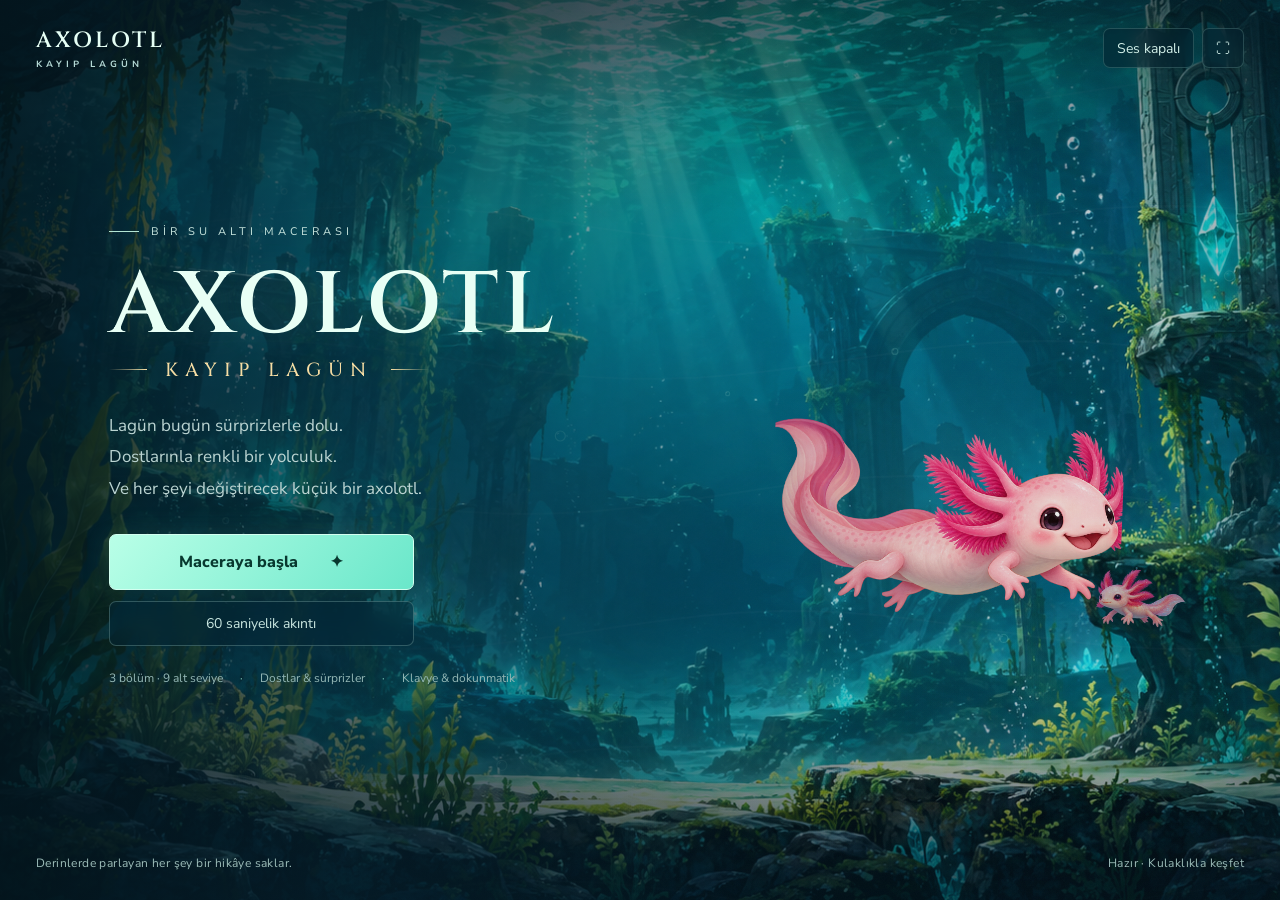
<file: index.html>
<!doctype html>
<html lang="tr"><head><meta charset="utf-8"><meta name="viewport" content="width=device-width,initial-scale=1,viewport-fit=cover"><meta name="theme-color" content="#061b26"><meta name="description" content="Axolotl: Kayıp Lagün. Işıltılı su altı dünyasını keşfet, dostlarını kurtar ve derinliğin koruyucusuyla yüzleş."><title>AXOLOTL — Kayıp Lagün</title><link rel="icon" href="data:image/svg+xml,%3Csvg xmlns='http://www.w3.org/2000/svg' viewBox='0 0 32 32'%3E%3Crect width='32' height='32' rx='8' fill='%23061b26'/%3E%3Cpath d='M8 16l8-10 8 10-8 10z' fill='%237dfce0'/%3E%3C/svg%3E"><link rel="stylesheet" href="style-v2.css?v=6.2"></head><body>
<main id="app"><canvas id="world" tabindex="0" aria-label="Axolotl su altı macerası. WASD ile yüz, boşluk ile baloncuk at, Shift ile atıl."></canvas><div class="vignette"></div><div class="grain"></div>
<header class="topbar"><a class="wordmark" href="./">AXOLOTL<span>KAYIP LAGÜN</span></a><div class="top-actions"><button id="sound" aria-label="Sesi aç" aria-pressed="false">Ses kapalı</button><button id="fullscreen" aria-label="Tam ekran">⛶</button><button id="pause" aria-label="Duraklat" hidden>Ⅱ</button></div></header>
<div id="hud" class="hud" hidden><section class="vitals"><div class="portrait"><img src="axolotl.png" alt=""></div><div class="vital-bars"><div class="vital-label"><b>AXO</b><span id="health-label">100 / 100</span></div><div class="bar health"><i id="health-fill"></i></div><div class="bar energy"><i id="energy-fill"></i></div><small>Atılma enerjisi</small></div></section><section class="objective"><div class="chapter" id="chapter">01 · IŞIKLI SIĞLIK</div><div id="mission">İncileri bul. Dostlarını kurtar.</div><div class="mission-count"><span id="pearls">◇ 0 / 6</span><span id="rescues">Dostlar 0</span></div><div class="stage-row"><span id="stage-label">Alt seviye 1 / 3</span><div id="stage-track" aria-label="Bölgedeki görevler"></div></div><small id="challenge-label" class="challenge-label"></small></section><section class="scorebox"><span>PUAN</span><b id="score">0</b><small id="combo">KEŞFE ÇIK</small></section><div id="boss-hud" hidden><div class="boss-label"><span id="boss-name">DERİNLİĞİN KORUYUCUSU</span> <span id="boss-value"></span></div><div class="bar boss"><i id="boss-fill"></i></div></div></div>
<div id="goal-guide" hidden aria-label="Sıradaki hedef"><div id="guide-arrow" aria-hidden="true">➜</div><strong id="guide-label"></strong><small id="guide-distance"></small></div><div id="power-strip" hidden aria-label="Geçici güçler"></div><div id="event-status" hidden aria-live="polite"></div><div id="minimap-wrap" hidden><canvas id="minimap" width="160" height="95" aria-label="Lagün haritası"></canvas><span id="region">IŞIKLI SIĞLIK</span></div><div id="hint" class="game-hint" hidden><span><kbd>W A S D</kbd> yüz</span><span><kbd>BOŞLUK</kbd> baloncuk</span><span><kbd>SHIFT</kbd> atıl</span></div><div id="toast" role="status" aria-live="polite"></div><div id="region-banner" class="region-banner"><small id="banner-small"></small><strong id="banner-title"></strong></div>
<section id="menu" class="screen menu"><div class="menu-content"><div class="menu-kicker"><span></span> BİR SU ALTI MACERASI</div><h1>AXOLOTL</h1><div class="title-sub"><i></i> KAYIP LAGÜN <i></i></div><p class="story">Lagün bugün sürprizlerle dolu.<br>Dostlarınla renkli bir yolculuk.<br>Ve her şeyi değiştirecek küçük bir axolotl.</p><div class="menu-buttons"><button id="continue-run" class="secondary" hidden>Kayıt noktasından devam et</button><button id="adventure" class="primary">Maceraya başla <span>✦</span></button><button id="sprint" class="secondary">60 saniyelik akıntı</button></div><div class="menu-notes"><span>3 bölüm · 9 alt seviye</span><span>Dostlar & sürprizler</span><span>Klavye & dokunmatik</span></div></div><div class="menu-bottom"><span>Derinlerde parlayan her şey bir hikâye saklar.</span><span id="load-state">Lagün hazırlanıyor…</span></div></section>
<section id="dialog" class="screen dialog" hidden><div class="dialog-card"><small id="dialog-kicker">MOLA</small><h2 id="dialog-title">Sular sakinleşsin.</h2><p id="dialog-copy"></p><div id="results" hidden></div><div id="upgrade-options" hidden></div><button id="dialog-main" class="primary">Devam et</button><button id="dialog-home" class="text-button">Ana menü</button></div></section>
<div id="touch" class="touch-controls" hidden><div id="joystick" aria-label="Dokunmatik yüzme kontrolü"><div id="stick"></div><span>YÜZ</span></div><div class="touch-actions"><button id="touch-dash" aria-label="Atıl">≈<span>ATIL</span></button><button id="touch-fire" aria-label="Baloncuk saldırısı">◉<span>AT</span></button></div></div><div id="sprint-timer" hidden>60</div>
</main><script src="content.js?v=6.2"></script><script src="engine.js?v=6.2"></script></body></html>
</file>
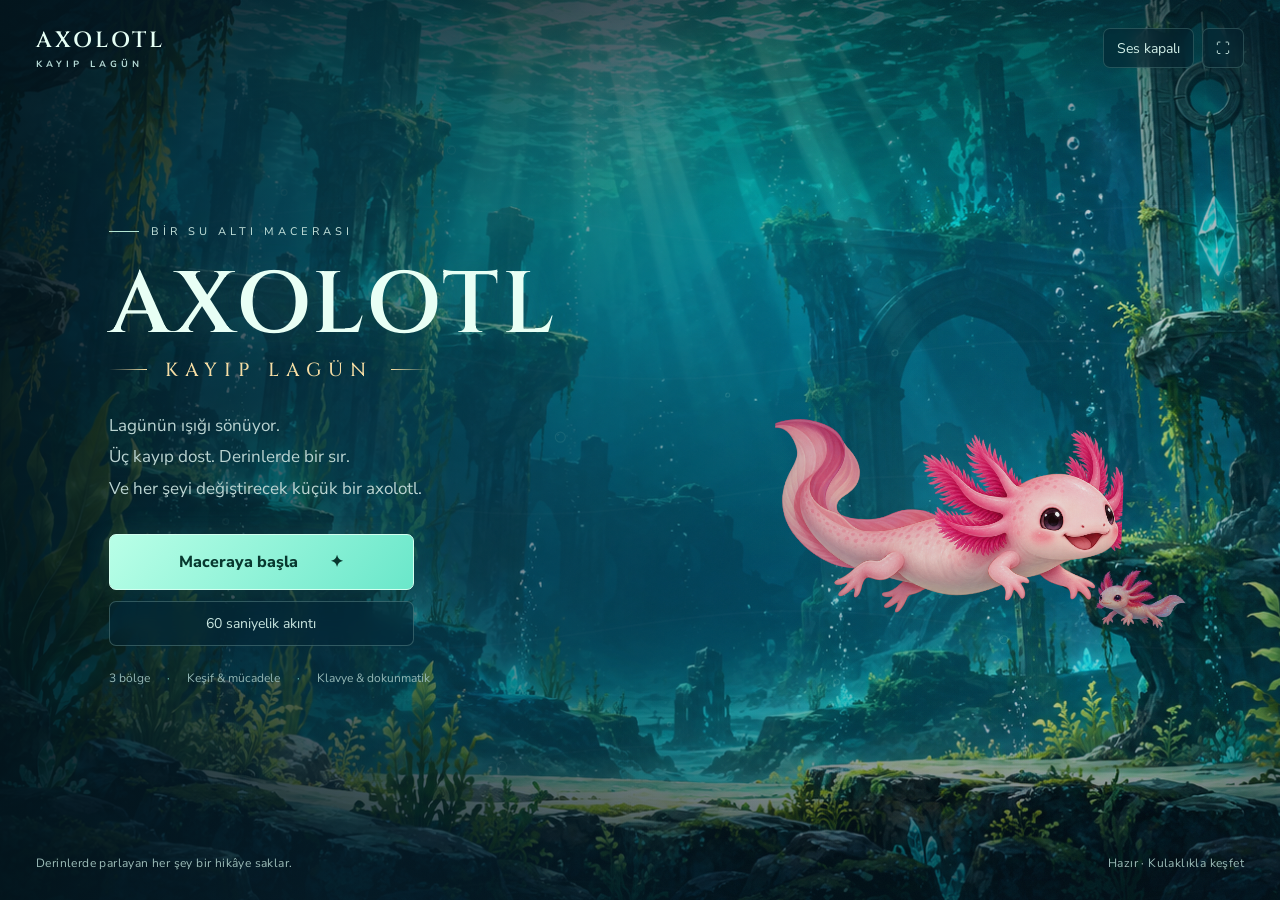
<file: arcade.html>
<!doctype html>
<html lang="tr"><head><meta charset="utf-8"><meta name="viewport" content="width=device-width,initial-scale=1,viewport-fit=cover"><meta name="theme-color" content="#061b26"><meta name="description" content="Axolotl: Kayıp Lagün. Işıltılı su altı dünyasını keşfet, dostlarını kurtar ve derinliğin koruyucusuyla yüzleş."><title>AXOLOTL — Kayıp Lagün</title><link rel="icon" href="data:image/svg+xml,%3Csvg xmlns='http://www.w3.org/2000/svg' viewBox='0 0 32 32'%3E%3Crect width='32' height='32' rx='8' fill='%23061b26'/%3E%3Cpath d='M8 16l8-10 8 10-8 10z' fill='%237dfce0'/%3E%3C/svg%3E"><link rel="stylesheet" href="style-v2.css"></head><body>
<main id="app"><canvas id="world" tabindex="0" aria-label="Axolotl su altı macerası. WASD ile yüz, boşluk ile baloncuk at, Shift ile atıl."></canvas><div class="vignette"></div><div class="grain"></div>
<header class="topbar"><a class="wordmark" href="./">AXOLOTL<span>KAYIP LAGÜN</span></a><div class="top-actions"><button id="sound" aria-label="Sesi aç" aria-pressed="false">Ses kapalı</button><button id="fullscreen" aria-label="Tam ekran">⛶</button><button id="pause" aria-label="Duraklat" hidden>Ⅱ</button></div></header>
<div id="hud" class="hud" hidden><section class="vitals"><div class="portrait"><img src="axolotl.png" alt=""></div><div class="vital-bars"><div class="vital-label"><b>AXO</b><span id="health-label">100 / 100</span></div><div class="bar health"><i id="health-fill"></i></div><div class="bar energy"><i id="energy-fill"></i></div><small>Atılma enerjisi</small></div></section><section class="objective"><div class="chapter" id="chapter">01 · IŞIKLI SIĞLIK</div><div id="mission">İncileri bul. Dostlarını kurtar.</div><div class="mission-count"><span id="pearls">◇ 0 / 6</span><span id="rescues">Dostlar 0 / 3</span></div></section><section class="scorebox"><span>PUAN</span><b id="score">0</b><small id="combo">KEŞFE ÇIK</small></section><div id="boss-hud" hidden><div class="boss-label">DERİNLİĞİN KORUYUCUSU <span id="boss-value"></span></div><div class="bar boss"><i id="boss-fill"></i></div></div></div>
<div id="minimap-wrap" hidden><canvas id="minimap" width="160" height="95" aria-label="Lagün haritası"></canvas><span id="region">IŞIKLI SIĞLIK</span></div><div id="hint" class="game-hint" hidden><span><kbd>W A S D</kbd> yüz</span><span><kbd>BOŞLUK</kbd> baloncuk</span><span><kbd>SHIFT</kbd> atıl</span></div><div id="toast" role="status" aria-live="polite"></div><div id="region-banner" class="region-banner"><small id="banner-small"></small><strong id="banner-title"></strong></div>
<section id="menu" class="screen menu"><div class="menu-content"><div class="menu-kicker"><span></span> BİR SU ALTI MACERASI</div><h1>AXOLOTL</h1><div class="title-sub"><i></i> KAYIP LAGÜN <i></i></div><p class="story">Lagünün ışığı sönüyor.<br>Üç kayıp dost. Derinlerde bir sır.<br>Ve her şeyi değiştirecek küçük bir axolotl.</p><div class="menu-buttons"><button id="adventure" class="primary">Maceraya başla <span>✦</span></button><button id="sprint" class="secondary">60 saniyelik akıntı</button></div><div class="menu-notes"><span>3 bölge</span><span>Keşif & mücadele</span><span>Klavye & dokunmatik</span></div></div><div class="menu-bottom"><span>Derinlerde parlayan her şey bir hikâye saklar.</span><span id="load-state">Lagün hazırlanıyor…</span></div></section>
<section id="dialog" class="screen dialog" hidden><div class="dialog-card"><small id="dialog-kicker">MOLA</small><h2 id="dialog-title">Sular sakinleşsin.</h2><p id="dialog-copy"></p><div id="results" hidden></div><div id="upgrade-options" hidden></div><button id="dialog-main" class="primary">Devam et</button><button id="dialog-home" class="text-button">Ana menü</button></div></section>
<div id="touch" class="touch-controls" hidden><div id="joystick" aria-label="Dokunmatik yüzme kontrolü"><div id="stick"></div><span>YÜZ</span></div><div class="touch-actions"><button id="touch-dash" aria-label="Atıl">≈<span>ATIL</span></button><button id="touch-fire" aria-label="Baloncuk saldırısı">◉<span>AT</span></button></div></div><div id="sprint-timer" hidden>60</div>
</main><script src="engine-classic.js"></script></body></html>
</file>
<file: style-v2.css>
@import url('https://fonts.googleapis.com/css2?family=Cinzel:wght@500;600;700;800&family=Nunito+Sans:wght@400;600;700;800&display=swap');
.stage-row{display:flex;align-items:center;justify-content:center;gap:10px;margin-top:10px;color:#c5ddd5;font-size:10px}.stage-row #stage-track{display:flex;gap:5px}.stage-row i{display:block;width:19px;height:3px;border-radius:2px;background:#c7e1d333}.stage-row i.done{background:#abebd0}.stage-row i.active{background:#f6dda4}.challenge-label{display:block;font-size:9px;color:#a3c6bf;margin-top:7px}#power-strip{position:absolute;top:190px;left:35px;max-width:290px;display:flex;flex-wrap:wrap;gap:6px;pointer-events:none;z-index:3}.power-chip{display:flex;align-items:center;gap:5px;background:#062936dc;border:1px solid color-mix(in srgb,var(--power-color),transparent 50%);color:var(--power-color);padding:6px 9px;border-radius:15px;font-size:10px}.power-chip b{font-size:15px}.power-chip strong{font-size:10px;white-space:nowrap}#event-status{position:absolute;bottom:75px;left:36px;font-size:12px;color:#f0d6b4;pointer-events:none;text-shadow:0 2px 6px #082637}.primary:active,.secondary:active{transform:translateY(1px)}.objective{max-width:460px}#continue-run{color:#e5f5d7;border-color:#d2eaba66}
@media(max-width:700px){#power-strip{left:18px;right:18px;top:243px;max-width:none;gap:5px}.power-chip{font-size:9px;padding:4px 7px}.power-chip b{font-size:13px}.power-chip strong{font-size:9px}#app[data-guardian=true] #power-strip{top:285px}#event-status{bottom:236px;left:20px;font-size:11px}.stage-row{margin-top:7px}.challenge-label{margin-top:5px}.objective{max-width:none;padding-left:5px;padding-right:5px}.menu-notes{flex-wrap:wrap}#toast{max-width:88vw}#sprint-timer{top:294px}}
@media(max-height:480px) and (min-width:700px){#power-strip{top:174px;max-width:230px}#event-status{bottom:69px}.objective{max-width:370px}.stage-row{margin-top:5px}.challenge-label{display:none}}
@media(pointer:coarse){#event-status{bottom:235px}}
:root{color-scheme:dark;--ice:#cefff0;--mint:#7dfce0;--gold:#f6dda4;--pink:#ffb6d3}*{box-sizing:border-box}html,body{margin:0;width:100%;height:100%;overflow:hidden;background:#061b26}body{font:16px 'Nunito Sans',sans-serif;color:#e3f9f3}button{font:inherit;cursor:pointer;touch-action:manipulation}button,a{-webkit-tap-highlight-color:transparent}button:focus-visible,a:focus-visible,canvas:focus-visible{outline:2px solid var(--gold);outline-offset:5px}[hidden]{display:none!important}#app{position:relative;width:100%;height:100%;height:100dvh;isolation:isolate}#world{display:block;width:100%;height:100%;touch-action:none;outline:none!important}.vignette{position:absolute;inset:0;pointer-events:none;box-shadow:inset 0 0 180px 30px #03141b8c;background:linear-gradient(#00131f65,transparent 25%,transparent 75%,#00131f88)}.grain{position:absolute;inset:0;pointer-events:none;opacity:.035;background-image:url("data:image/svg+xml,%3Csvg xmlns='http://www.w3.org/2000/svg' width='180' height='180'%3E%3Cfilter id='n'%3E%3CfeTurbulence type='fractalNoise' baseFrequency='.85' numOctaves='3' stitchTiles='stitch'/%3E%3C/filter%3E%3Crect width='100%25' height='100%25' opacity='.8' filter='url(%23n)'/%3E%3C/svg%3E")}.topbar{position:absolute;z-index:6;left:36px;right:36px;top:26px;display:flex;align-items:center;justify-content:space-between;pointer-events:none}.wordmark{text-decoration:none;color:#e6fff5;font:600 22px 'Cinzel',serif;letter-spacing:3px;pointer-events:auto}.wordmark span{display:block;font:700 9px 'Nunito Sans',sans-serif;letter-spacing:4px;margin-top:3px;color:#b4d9d5}.top-actions{display:flex;gap:8px;pointer-events:auto}.top-actions button{background:#021e2c80;border:1px solid #a8e3d533;border-radius:7px;color:#d0eee7;min-width:42px;height:40px;padding:0 13px;font-size:14px;backdrop-filter:blur(8px)}.top-actions button:hover{border-color:#b4e7dd80}.screen{position:absolute;inset:0;z-index:5;display:flex;align-items:center}.menu{background:linear-gradient(90deg,#03151ddc 0%,#06202e9c 27%,#021a2525 62%,transparent);padding:100px 8.5% 90px}.menu-content{max-width:580px;animation:appear .8s ease-out}.menu-kicker{font-size:11px;letter-spacing:4px;color:#c7e4dd;display:flex;align-items:center;gap:12px}.menu-kicker>span{height:1px;width:30px;background:#b3e5d4}h1{font:600 clamp(50px,6.8vw,108px)/1.15 'Cinzel',serif;letter-spacing:3px;color:#e8fff5;margin:17px 0 1px;text-shadow:0 2px 35px #74efd530}.title-sub{display:flex;align-items:center;gap:18px;color:var(--gold);letter-spacing:7px;font:500 19px 'Cinzel';white-space:nowrap}.title-sub i{display:block;width:38px;height:1px;background:linear-gradient(90deg,transparent,var(--gold))}.title-sub i:last-child{transform:rotate(180deg)}.story{font-size:17px;line-height:1.85;color:#bbd4d2;margin:27px 0 30px}.menu-buttons{display:flex;align-items:stretch;flex-direction:column;gap:11px;max-width:305px}.primary{background:linear-gradient(130deg,#b9ffe7,#6ae7ca);color:#08382f;border:1px solid #d3fff0;border-radius:7px;padding:16px 25px;font-weight:800;font-size:16px;box-shadow:0 0 30px #6befcf24,0 8px 25px #02131955;transition:transform .2s,box-shadow .2s}.primary:hover{transform:translateY(-2px);box-shadow:0 0 40px #6befcf50,0 12px 25px #02131988}.primary:disabled{opacity:.55;cursor:wait}.primary span{margin-left:28px}.secondary{background:#03253677;color:#c9e6e0;border:1px solid #b9e7dc40;border-radius:7px;padding:12px 20px;font-size:14px;backdrop-filter:blur(10px)}.secondary:hover{background:#164855bb}.menu-notes{display:flex;gap:17px;margin-top:24px;color:#95b8b6;font-size:12px}.menu-notes span+span::before{content:'·';padding-right:17px;color:#71bdaf}.menu-bottom{position:absolute;bottom:29px;left:36px;right:36px;display:flex;justify-content:space-between;font-size:12px;color:#9cbcb8;letter-spacing:.4px}.hud{position:absolute;inset:100px 35px auto;pointer-events:none;display:flex;align-items:flex-start;justify-content:space-between;gap:15px}.vitals{display:flex;align-items:center;gap:12px;width:235px}.portrait{width:56px;height:56px;overflow:hidden;border-radius:50%;background:#174b52b3;border:1px solid #b3e4d95a;box-shadow:0 0 20px #79ecb920}.portrait img{width:95px;height:64px;object-fit:contain;margin-left:-23px}.vital-bars{flex:1}.vital-label{display:flex;justify-content:space-between;align-items:center;margin-bottom:6px;font-size:12px}.vital-label b{letter-spacing:2px;color:#e1fff2}.vital-label span{font-variant-numeric:tabular-nums;font-size:11px;color:#b6d2cc}.bar{height:7px;background:#02252a9c;border-radius:2px;overflow:hidden;border:1px solid #a0dfd525}.bar i{display:block;height:100%;width:100%;transition:width .12s}.health i{background:linear-gradient(90deg,#ff8eb8,#ffcae0)}.energy{height:3px;margin-top:5px}.energy i{background:#83eed8}.vital-bars small{display:block;margin-top:5px;font-size:10px;color:#8aaea8}.objective{text-align:center;background:linear-gradient(#031c2760,transparent);padding:0 20px 20px}.chapter{font-size:11px;color:var(--gold);letter-spacing:2px;margin-bottom:8px}#mission{font-size:16px;font-weight:700;line-height:1.4;text-shadow:0 2px 7px #001520}.mission-count{display:flex;justify-content:center;gap:22px;margin-top:9px;font-size:13px;color:#c8e7df}.scorebox{min-width:115px;text-align:right}.scorebox>span{font-size:10px;letter-spacing:3px;color:#b9d0cc}.scorebox b{display:block;font:600 35px 'Cinzel';font-variant-numeric:tabular-nums;color:#eefbf0;margin:2px 0}.scorebox small{font-size:10px;letter-spacing:1.2px;color:var(--gold)}#boss-hud{position:absolute;top:102px;left:50%;transform:translateX(-50%);width:360px}.boss-label{display:flex;justify-content:space-between;font-size:10px;letter-spacing:1px;color:#ffd8e3;margin-bottom:7px}.boss{height:6px}.boss i{background:linear-gradient(90deg,#a366c7,#f497c4)}#minimap-wrap{position:absolute;bottom:28px;right:34px;padding:6px;background:#001a2680;border:1px solid #99d8ce44;border-radius:5px;pointer-events:none}#minimap{display:block;width:160px;height:95px}#minimap-wrap>span{display:block;font-size:9px;letter-spacing:1.5px;text-align:center;color:#adcfc6;margin-top:5px}.game-hint{position:absolute;bottom:31px;left:36px;display:flex;gap:20px;color:#bdcfc9;font-size:12px;pointer-events:none}.game-hint span{display:flex;align-items:center;gap:7px}kbd{font:700 10px 'Nunito Sans';padding:4px 7px;border:1px solid #bce9dc3d;border-radius:4px;color:#d2e9df;background:#01253170}#toast{position:absolute;left:50%;bottom:108px;transform:translateX(-50%);background:#062b35da;border:1px solid #b9f2d752;border-radius:6px;padding:11px 20px;font-size:14px;color:#defff0;z-index:9;opacity:0;pointer-events:none;text-align:center;transition:opacity .2s;max-width:min(550px,90vw)}.region-banner{position:absolute;inset:37% 0 auto;text-align:center;pointer-events:none;opacity:0;transition:opacity .6s;z-index:3;text-shadow:0 2px 20px #000}.region-banner small{font-size:11px;letter-spacing:5px;color:#cef1e2;display:block}.region-banner strong{display:block;font:500 42px 'Cinzel';letter-spacing:3px;color:#e9fff4;margin-top:10px}.dialog{justify-content:center;background:#0118219c;backdrop-filter:blur(10px);padding:85px 20px 25px;overflow:auto}.dialog-card{text-align:center;width:510px;max-width:100%;padding:38px 36px;background:linear-gradient(135deg,#103f4ce8,#061f2dea);border:1px solid #addfd847;border-radius:15px;box-shadow:0 25px 100px #001018aa;animation:appear .3s ease-out}.dialog-card>small{color:var(--gold);font-size:11px;letter-spacing:4px}h2{font:500 31px/1.3 'Cinzel';margin:17px 0 13px;color:#eafff4}.dialog-card p{color:#b9d7cf;line-height:1.7;font-size:16px}.dialog-card>.primary{display:block;width:100%;margin-top:25px}.text-button{border:none;background:transparent;color:#a5cbc0;font-size:14px;padding:13px 20px;margin-top:5px}#results{display:flex;justify-content:center;gap:40px;margin:25px 0}#results b{display:block;font:600 33px 'Cinzel';color:var(--gold)}#results span{font-size:12px;color:#b9d2c9}#upgrade-options{display:flex;flex-direction:column;gap:9px;margin:25px 0 0}#upgrade-options button{display:flex;text-align:left;align-items:center;gap:15px;color:#e2fbee;border:1px solid #a9e8d63b;border-radius:7px;background:#0b45525c;padding:14px}#upgrade-options button:hover{background:#1e645f88;border-color:#b4ffe1}#upgrade-options button>b{font-size:24px;color:var(--gold);width:30px;text-align:center}#upgrade-options strong{display:block;font-size:15px;margin-bottom:3px}#upgrade-options small{font-size:12px;color:#aacfc2}.touch-controls{position:absolute;inset:auto 0 28px;justify-content:space-between;align-items:flex-end;padding:0 28px;pointer-events:none;z-index:4;display:flex}#joystick{width:115px;height:115px;border-radius:50%;border:1px solid #c6ffde45;background:#08323a55;position:relative;touch-action:none;pointer-events:auto}#stick{position:absolute;width:47px;height:47px;left:33px;top:33px;border-radius:50%;background:#aeffdf3b;border:1px solid #c0ffe775;pointer-events:none}#joystick>span{position:absolute;bottom:10px;width:100%;text-align:center;font-size:9px;letter-spacing:2px;color:#b4ded2;pointer-events:none}.touch-actions{display:flex;gap:13px;pointer-events:auto}.touch-actions button{width:66px;height:66px;border-radius:50%;border:1px solid #c6ffde66;background:#06303a9c;color:#d2fff1;font-size:28px;touch-action:none;user-select:none}.touch-actions button:last-child{width:79px;height:79px;background:#10575bbc}.touch-actions span{display:block;font-size:9px;letter-spacing:1px;margin-top:-3px}#sprint-timer{position:absolute;top:198px;left:50%;transform:translateX(-50%);font:600 36px 'Cinzel';color:var(--gold);pointer-events:none}@keyframes appear{from{opacity:0;transform:translateY(18px)}to{opacity:1;transform:none}}@media(pointer:coarse){.game-hint{display:none}#minimap-wrap{bottom:165px;right:20px}#minimap{width:105px;height:63px}#minimap-wrap>span{font-size:8px}}@media(max-width:700px){.topbar{left:18px;right:18px;top:20px}.wordmark{font-size:17px}.wordmark span{font-size:7px;letter-spacing:3px}.top-actions{gap:5px}.top-actions button{height:35px;min-width:35px;padding:0 9px;font-size:12px}.menu{padding:85px 8% 75px;align-items:center;background:linear-gradient(90deg,#041b28dd,#051d2e65)}h1{font-size:clamp(42px,11.5vw,80px);letter-spacing:1px}.menu-kicker{font-size:9px;letter-spacing:2px}.title-sub{font-size:14px;letter-spacing:4px;gap:10px}.title-sub i{width:25px}.story{font-size:15px;line-height:1.75;margin:22px 0}.menu-notes{gap:9px;font-size:10px}.menu-notes span+span::before{padding-right:9px}.menu-bottom{left:20px;right:20px;bottom:20px;font-size:10px;gap:15px}.menu-bottom span:first-child{max-width:180px}.hud{inset:85px 17px auto;flex-wrap:wrap}.vitals{width:166px;gap:8px}.portrait{width:43px;height:43px}.portrait img{width:77px;height:54px;margin-left:-19px}.scorebox{min-width:75px}.scorebox b{font-size:25px}.scorebox small{font-size:8px}.objective{order:3;width:100%;padding-top:8px}.chapter{font-size:9px;margin-bottom:4px}#mission{font-size:14px}.mission-count{font-size:12px;margin-top:5px}.vital-bars small{font-size:9px}.game-hint{gap:8px;left:18px;font-size:10px}#boss-hud{top:135px;width:75vw}.boss-label{font-size:8px}.region-banner strong{font-size:27px}.region-banner small{font-size:9px;letter-spacing:3px}.dialog-card{padding:25px 20px}h2{font-size:26px}.dialog-card p{font-size:14px}.touch-controls{padding:0 20px;bottom:22px}#joystick{width:105px;height:105px}#stick{left:28px;top:28px}#sprint-timer{top:220px;font-size:28px}}@media(max-height:600px) and (min-width:700px){.menu{padding-top:65px}.story{font-size:14px;margin:15px 0}.menu-content h1{font-size:65px}.primary{padding:12px 20px}.menu-notes{margin-top:14px}.hud{top:82px}.topbar{top:16px}.menu-bottom{bottom:18px}}@media(prefers-reduced-motion:reduce){*{animation:none!important;transition:none!important}.grain{display:none}}
@media(max-width:700px){.game-hint{display:none}#minimap-wrap{bottom:170px;right:20px}#minimap{width:105px;height:63px}#minimap-wrap>span{font-size:8px}#sprint-timer{top:265px}#toast{bottom:265px;font-size:13px;padding:9px 14px}.menu{overflow:auto}.menu-content{margin:auto 0}}@media(max-height:480px){.menu{overflow:auto;padding-top:95px;padding-bottom:70px;align-items:flex-start}.menu-bottom{position:fixed;background:#041c2990;padding:5px;bottom:8px}.menu-content h1{font-size:46px}.story{font-size:13px;line-height:1.5;margin:15px 0}.menu-notes{margin-top:12px}.title-sub{font-size:13px}.hud{top:70px}.objective{padding-bottom:8px}.touch-controls{bottom:15px}#joystick{width:90px;height:90px}#stick{left:21px;top:21px}#minimap-wrap{bottom:125px}#toast{bottom:125px}.dialog-card{margin:30px 0}.region-banner strong{font-size:27px}}

@media(max-width:700px){#power-strip{top:318px}#app[data-guardian=true] #boss-hud{top:232px}#app[data-guardian=true] #power-strip{top:366px}}
@media(max-height:480px) and (min-width:700px){.challenge-label{display:block;font-size:9px}}

#goal-guide{position:absolute;left:0;top:0;z-index:4;pointer-events:none;will-change:transform;transform:translate(-50%,-50%);width:124px;text-align:center;color:#fff4c6}#guide-arrow{display:flex;align-items:center;justify-content:center;width:40px;height:40px;margin:0 auto 5px;border:2px solid #fff3bf;background:#387f78e8;border-radius:50%;font-size:27px;line-height:1;box-shadow:0 0 18px #9bf2ce40}#guide-label{display:inline-block;max-width:124px;padding:4px 8px;border-radius:12px;background:#123c46ed;font-size:11px;font-weight:700;line-height:1.3}#guide-distance{display:block;font-size:9px;color:#d4fff0;text-shadow:0 1px 4px #123c46;margin-top:3px}@media(max-width:700px){#goal-guide{width:116px}#guide-label{max-width:116px;font-size:10px}#guide-arrow{width:38px;height:38px}}

@media(max-height:480px){#goal-guide{width:116px}#guide-arrow{width:32px;height:32px;font-size:23px;margin-bottom:4px}#guide-label{font-size:9px;padding:3px 6px}#guide-distance{display:none}}
</file>
